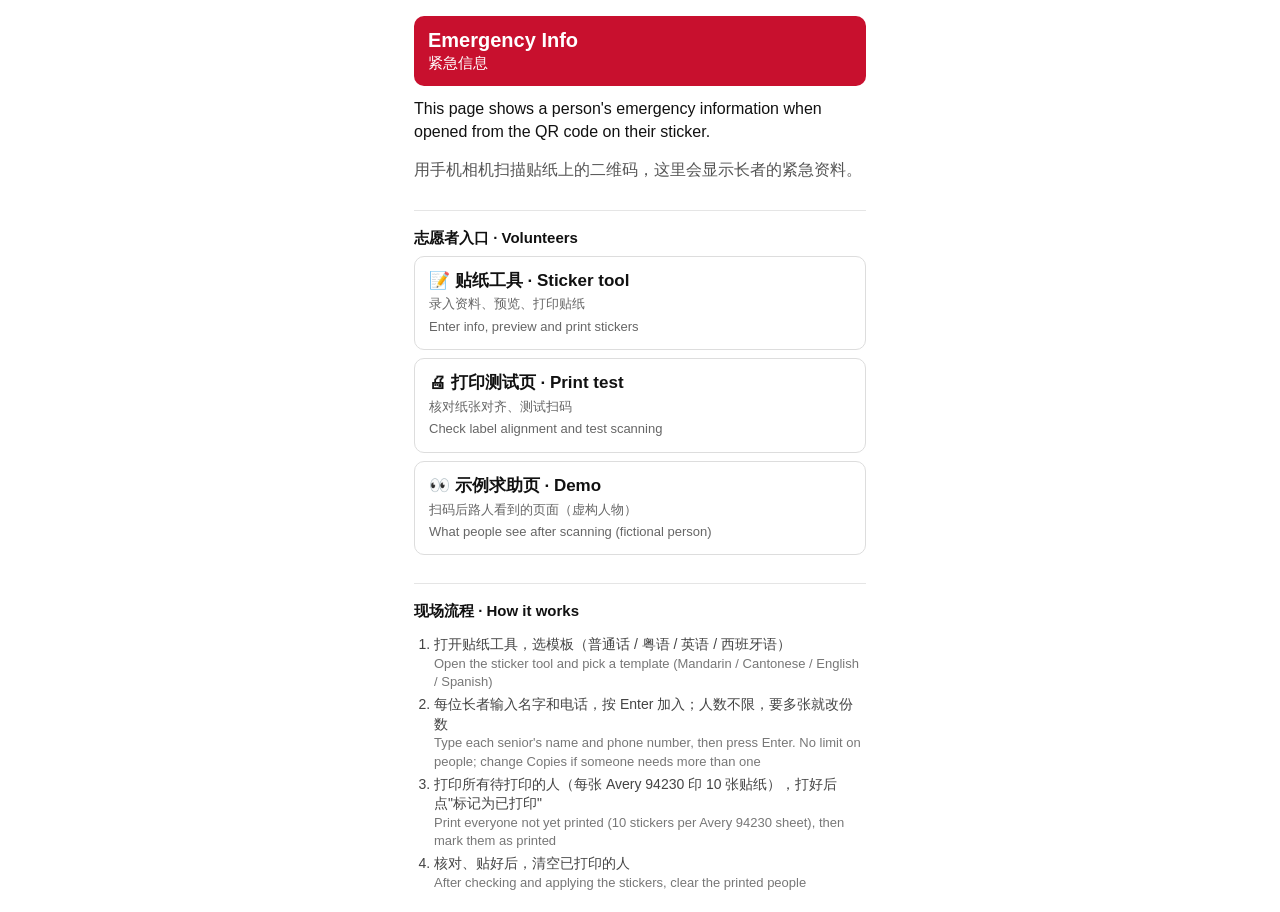
<file: docs/index.html>
<!doctype html>
<html lang="en">
<head>
<meta charset="utf-8">
<meta name="viewport" content="width=device-width, initial-scale=1">
<meta name="robots" content="noindex">
<meta name="referrer" content="no-referrer">
<title>Emergency Info · 紧急信息</title>
<link rel="icon" href="data:,">
<!-- 共用文件带版本号：改了 shared.* 就把 v 加 1，避免浏览器用旧的缓存 -->
<link rel="stylesheet" href="shared.css?v=7">
<style>
  html, body { margin: 0; background: #fff; }
  .help { max-width: 480px; margin: 0 auto; min-height: 100vh; box-sizing: border-box; }
  .help .steps .en { display: block; color: #777; font-size: 13px; }
</style>
</head>
<body>
<div class="help" id="help"></div>
<script src="shared.js?v=7"></script>
<script>
// 求助页：资料只从网址 # 后面读取，# 后面的内容浏览器不会发给服务器
// 示例资料为虚构，电话使用 555-01xx 虚构号段
const DEMO_HASH = "1*WANG-LI*%E7%8E%8B%E4%B8%BD*M*HTN.DM*PCN*METFORMIN.AMLODIPINE*D6265550101MEI.S6265550102DAVID";

function show() {
  const el = document.getElementById("help");
  if (location.hash.length <= 1) {
    // 没有资料时是入口页：路人扫码打开的网址一定带 #资料，看不到这里；志愿者只要记住这个网址
    el.innerHTML = `
      <div class="alert"><b>Emergency Info</b><span>紧急信息</span></div>
      <p class="msg">This page shows a person's emergency information when opened from the QR code on their sticker.</p>
      <p class="msg zh">用手机相机扫描贴纸上的二维码，这里会显示长者的紧急资料。</p>
      <h2 class="hub-title">志愿者入口 · Volunteers</h2>
      <a class="hub" href="tool/"><b>📝 贴纸工具 · Sticker tool</b><span>录入资料、预览、打印贴纸<br>Enter info, preview and print stickers</span></a>
      <a class="hub" href="tool/?sheet"><b>🖨 打印测试页 · Print test</b><span>核对纸张对齐、测试扫码<br>Check label alignment and test scanning</span></a>
      <a class="hub" href="#${DEMO_HASH}"><b>👀 示例求助页 · Demo</b><span>扫码后路人看到的页面（虚构人物）<br>What people see after scanning (fictional person)</span></a>
      <h2 class="hub-title">现场流程 · How it works</h2>
      <ol class="steps">
        <li>打开贴纸工具，选模板（普通话 / 粤语 / 英语 / 西班牙语）<span class="en">Open the sticker tool and pick a template (Mandarin / Cantonese / English / Spanish)</span></li>
        <li>每位长者输入名字和电话，按 Enter 加入；人数不限，要多张就改份数<span class="en">Type each senior's name and phone number, then press Enter. No limit on people; change Copies if someone needs more than one</span></li>
        <li>打印所有待打印的人（每张 Avery 94230 印 10 张贴纸），打好后点"标记为已打印"<span class="en">Print everyone not yet printed (10 stickers per Avery 94230 sheet), then mark them as printed</span></li>
        <li>核对、贴好后，清空已打印的人<span class="en">After checking and applying the stickers, clear the printed people</span></li>
      </ol>`;
    return;
  }
  try {
    el.innerHTML = helpHTML(decode(location.hash));
  } catch {
    el.innerHTML = `
      <div class="alert"><b>Could not read this QR code</b><span>无法读取这个二维码</span></div>
      <p class="msg">Please call the emergency contact number printed on the sticker, or call 911.</p>
      <p class="msg zh">请拨打贴纸上印的紧急联系电话，或拨打 911。</p>
      ${centerHTML(SECOND.zh)}
      <a class="call e911" href="tel:911">📞 Call 911</a>`;
  }
}
show();
// 同一个分页里再扫另一张贴纸时，只有 # 变化，页面不会重新载入
window.addEventListener("hashchange", show);
</script>
</body>
</html>
</file>
<file: docs/shared.css>
/* 求助页样式：路人在户外用手机看，固定白底高对比，不随系统深浅色切换 */
.help { background: #fff; color: #111; padding: 16px 14px 20px; font: 16px/1.4 -apple-system, BlinkMacSystemFont, Arial, "PingFang SC", sans-serif; }
.help .alert { background: #c8102e; color: #fff; border-radius: 10px; padding: 12px 14px; }
.help .alert b { display: block; font-size: 20px; line-height: 1.2; }
.help .alert span { font-size: 15px; }
.help .line { margin-top: 12px; font-size: 16px; }
.help .line .k { font-weight: 700; }
.help .zh { color: #555; font-size: 14px; }
.help .call { display: block; text-align: center; text-decoration: none; font-weight: 700; font-size: 17px;
  padding: 12px; border-radius: 10px; margin-top: 10px; background: #15803d; color: #fff; }
.help .call span { display: block; font-weight: 400; font-size: 14px; margin-top: 2px; }
.help .call.e911 { background: #c8102e; }
/* 日间保健中心：名称、地址和拨号按钮放在一张浅蓝卡片里 */
.help .org-card { margin-top: 16px; background: #eef3ff; border: 1px solid #cdd9fb; border-radius: 12px; padding: 12px 14px 14px; }
.help .org-label { font-size: 12px; font-weight: 700; letter-spacing: .06em; text-transform: uppercase; color: #1e40af; }
.help .org-name { font-size: 17px; font-weight: 700; line-height: 1.3; color: #111; margin-top: 4px; }
.help .org-addr { font-size: 14px; line-height: 1.4; color: #4b5563; margin-top: 2px; }
.help .call.org { background: #1d4ed8; margin-top: 10px; }
.help .foot { font-size: 12px; color: #777; margin-top: 16px; text-align: center; }
.help .msg { margin-top: 12px; font-size: 16px; }

/* 入口页（网址没有资料时） */
.help .hub-title { font-size: 15px; margin: 28px 0 8px; padding-top: 16px; border-top: 1px solid #e5e5e5; }
.help .hub { display: block; text-decoration: none; color: #111; border: 1px solid #ddd; border-radius: 10px; padding: 12px 14px; margin-top: 8px; }
.help .hub b { display: block; font-size: 17px; }
.help .hub span { font-size: 13px; color: #666; }
.help .steps { font-size: 14px; color: #444; padding-left: 20px; margin: 14px 0 0; }
.help .steps li { margin-top: 4px; }
</file>
